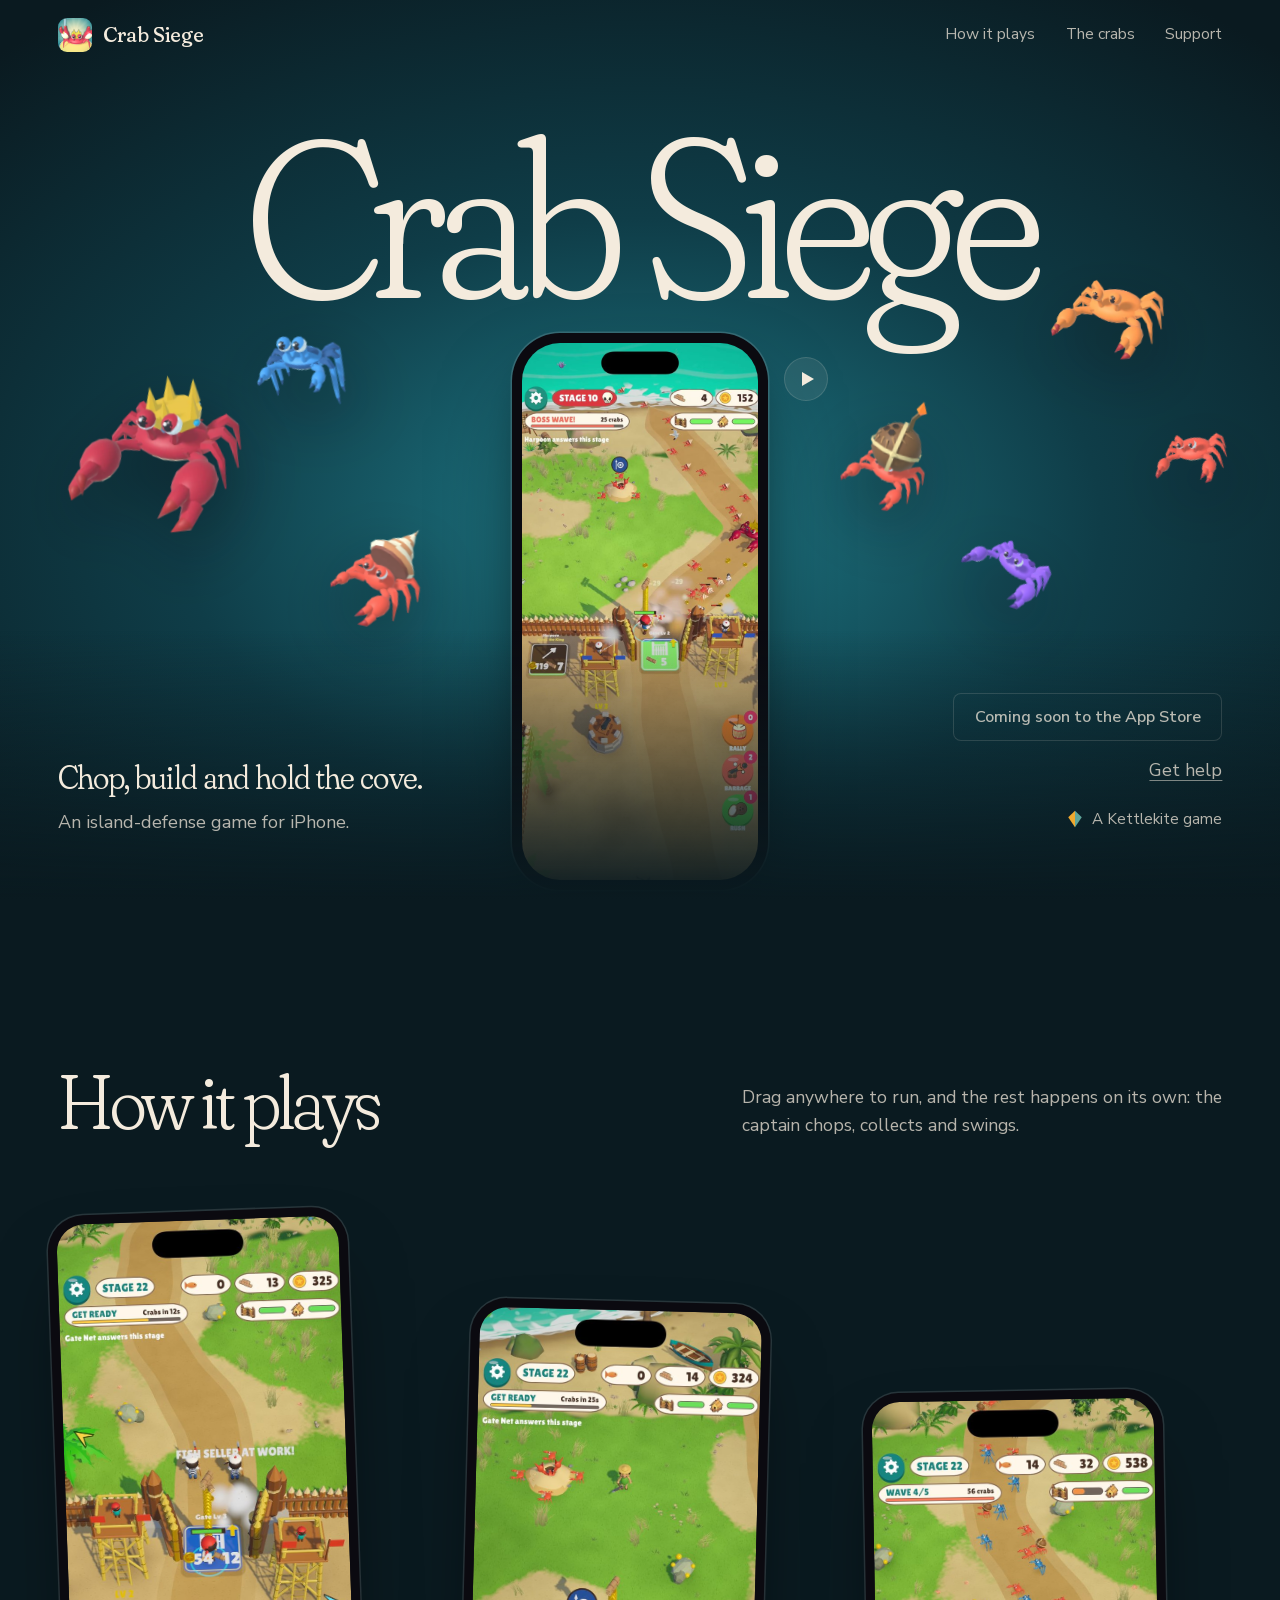
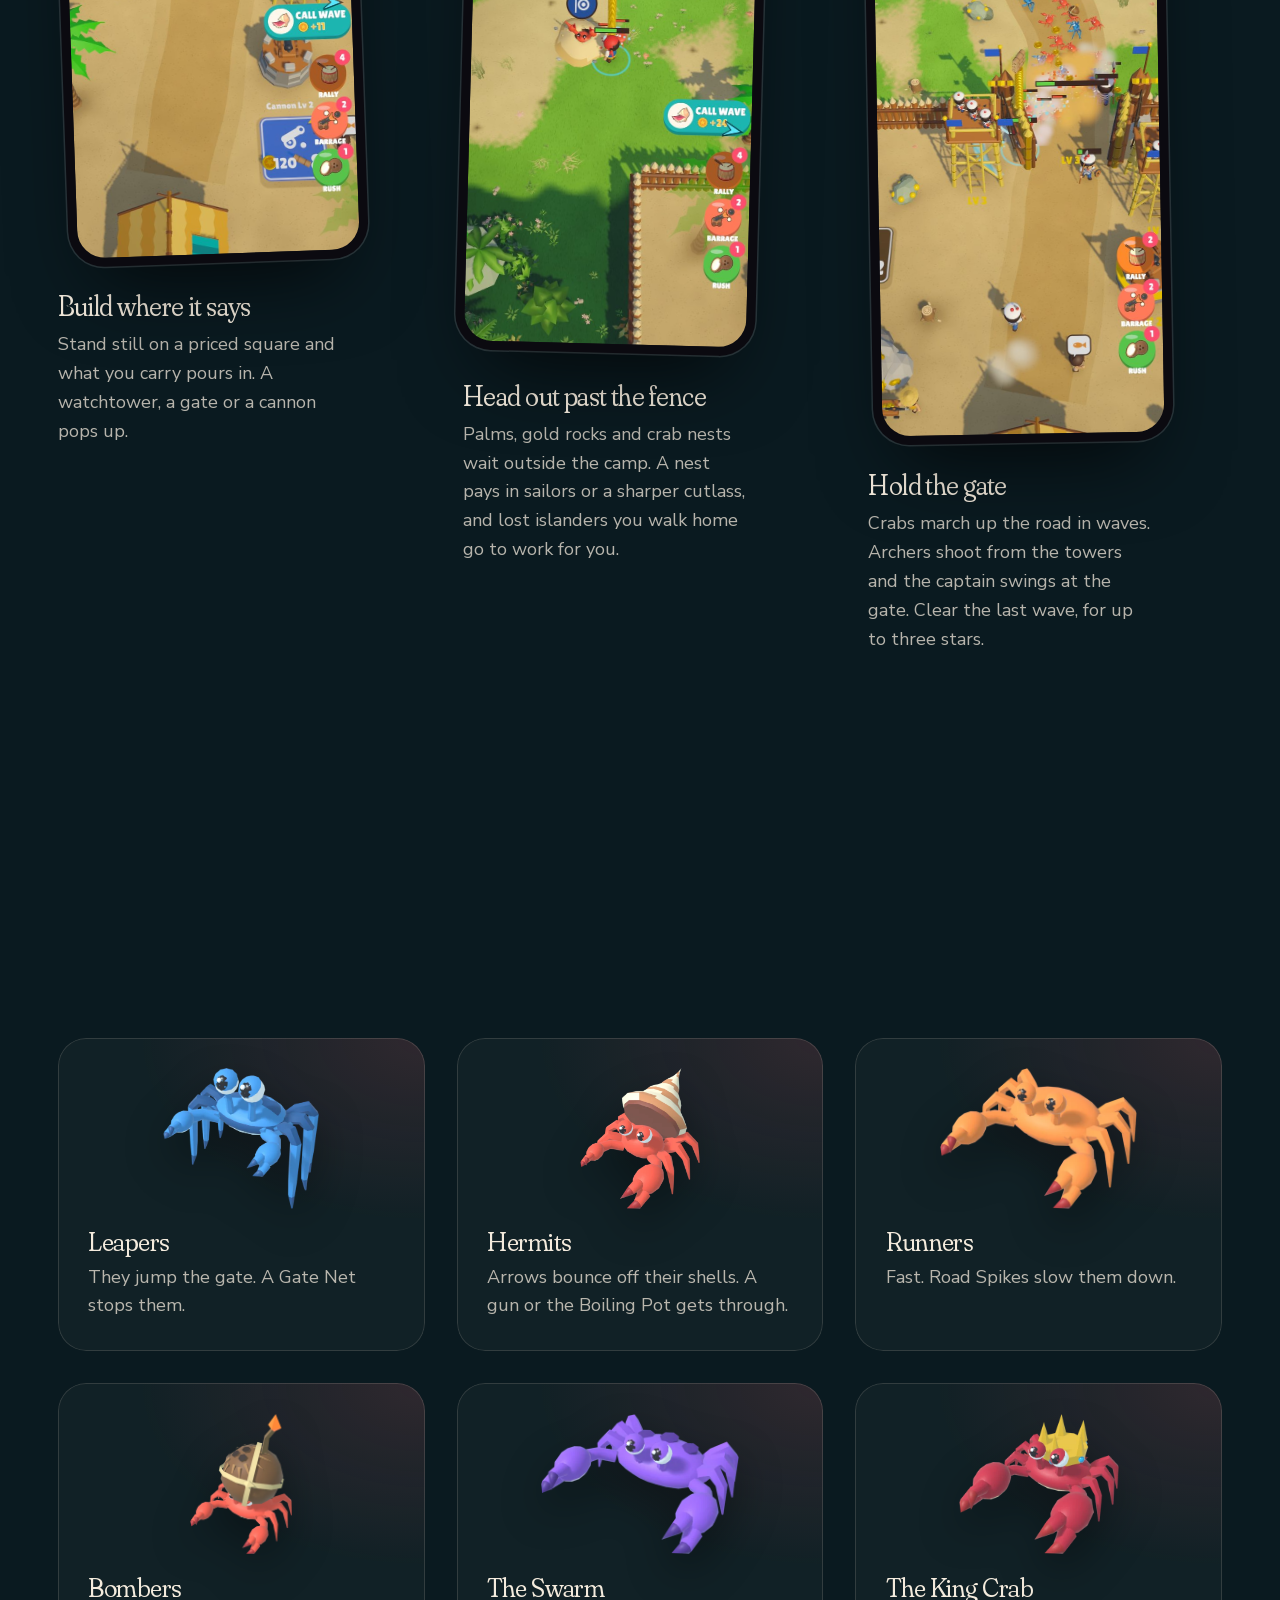
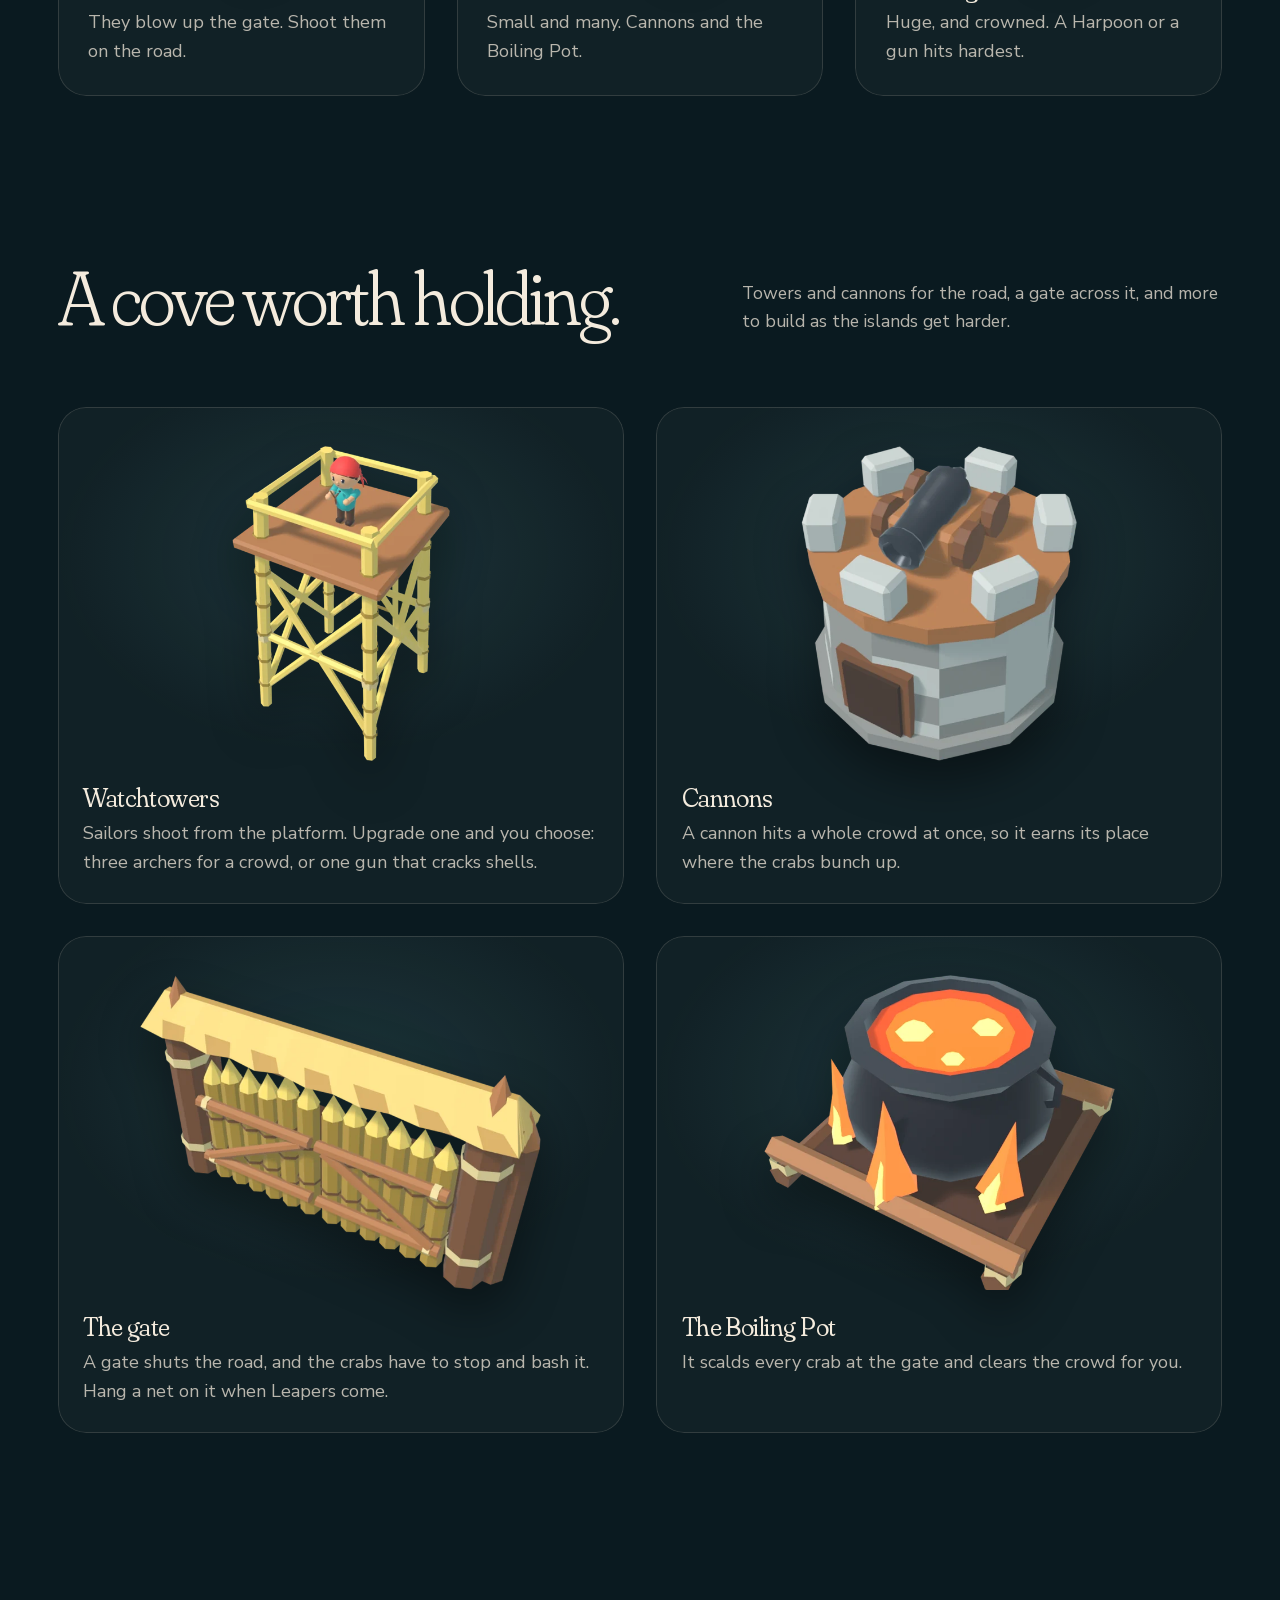
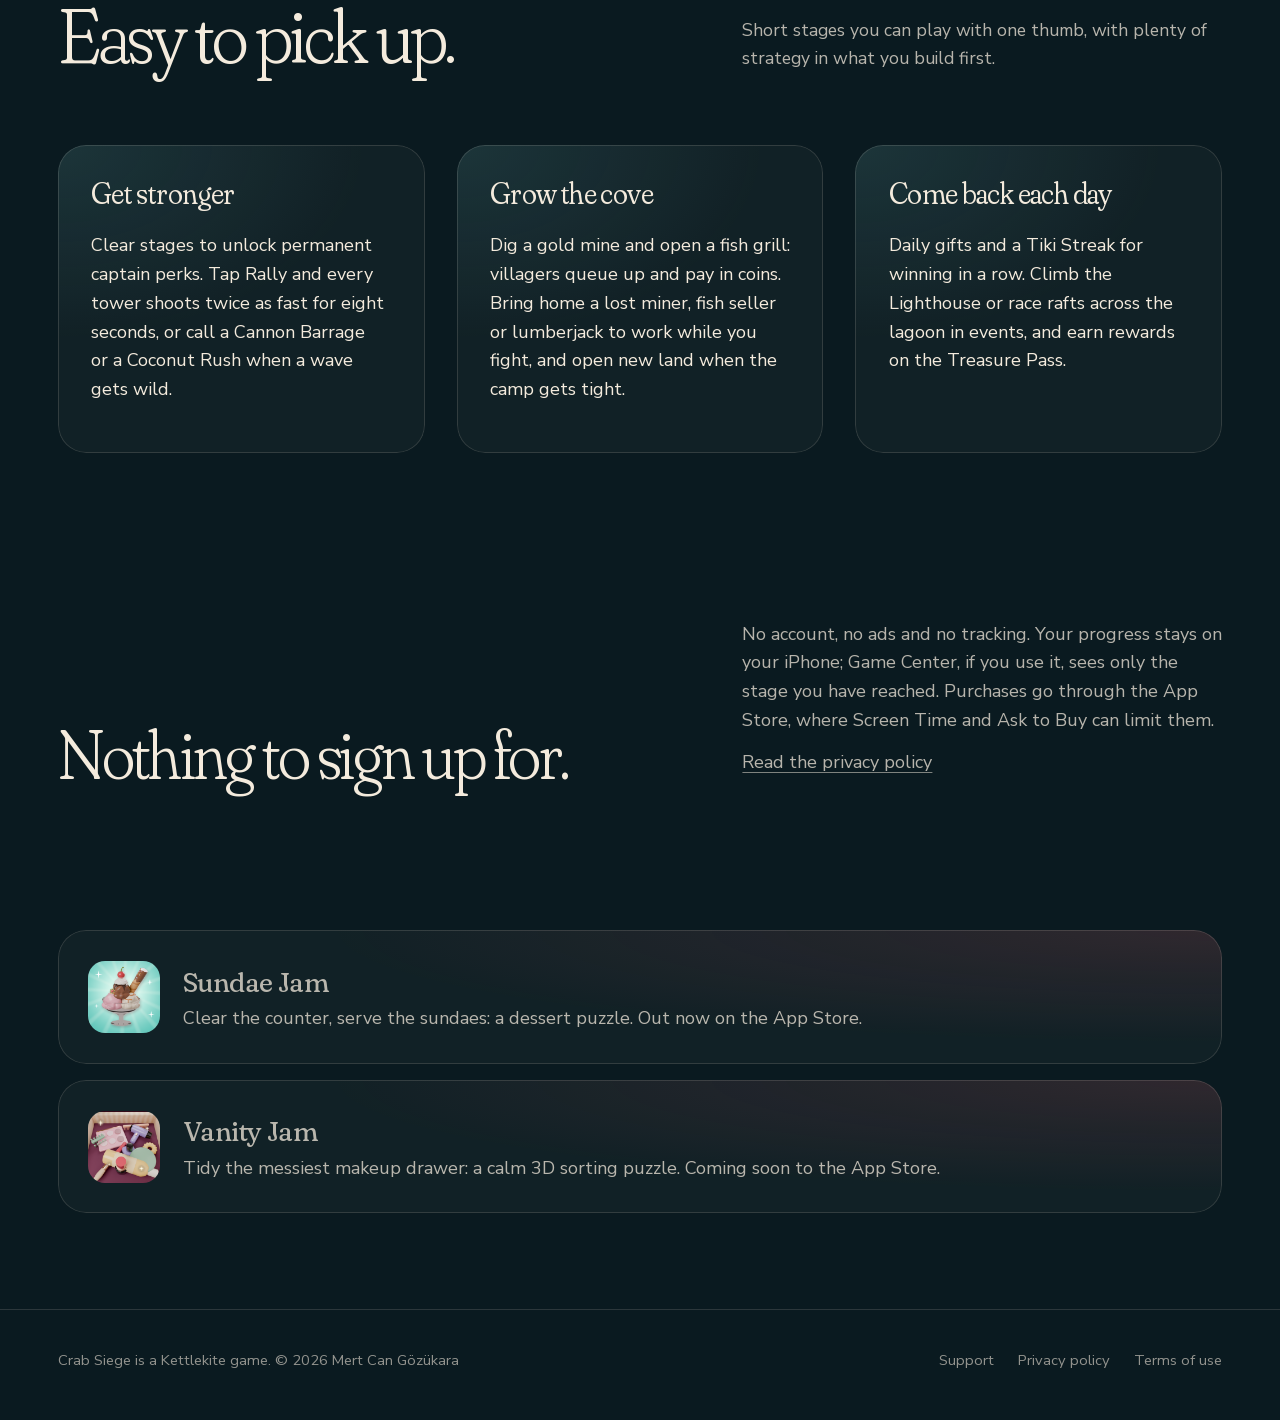
<file: index.html>
<!doctype html>
<html lang="en">
<head>
<meta charset="utf-8">
<meta name="viewport" content="width=device-width, initial-scale=1, viewport-fit=cover">
<title>Crab Siege: Island Defense</title>
<meta name="description" content="Build towers, gates and cannons and hold your island cove against waves of crabs and a crowned King Crab: an island-defense game for iPhone.">
<meta name="theme-color" content="#0a1a20">
<link rel="canonical" href="https://crabsiege.kettlekite.com/">
<meta property="og:type" content="website">
<meta property="og:url" content="https://crabsiege.kettlekite.com/">
<meta property="og:site_name" content="Kettlekite">
<meta property="og:title" content="Crab Siege: Island Defense">
<meta property="og:description" content="Chop, build and hold the cove: an island-defense game for iPhone.">
<meta property="og:image" content="https://crabsiege.kettlekite.com/assets/media/og.jpg">
<meta name="twitter:card" content="summary_large_image">
<link rel="icon" href="/assets/icon-96.png" type="image/png">
<link rel="apple-touch-icon" href="/assets/icon-180.png">
<link rel="preload" href="/assets/fonts/fraunces-latin.woff2" as="font" type="font/woff2" crossorigin>
<link rel="stylesheet" href="/assets/fonts/fonts.css">
<link rel="stylesheet" href="/assets/kk.css">
<link rel="stylesheet" href="/assets/game.css">
<link rel="stylesheet" href="/assets/theme.css">
<link rel="stylesheet" href="/assets/site.css">
<style>
  /* the game's captures already carry the Dynamic Island, so the frame draws none of its own */
  .phone::before { display: none; }
  /* the crabs: six kinds, each with the line the game itself shows for it */
  .crabs { list-style: none; margin: 0; padding: 0; display: grid; grid-template-columns: repeat(3, minmax(0, 1fr)); gap: clamp(1rem, 2.5vw, 2rem); }
  .crab { display: grid; grid-template-rows: auto auto 1fr; padding: clamp(1.2rem, 2.4vw, 2rem); border-radius: 28px; background: radial-gradient(120% 90% at 100% 0%, var(--sister-tint), transparent 65%), rgba(244, 235, 221, 0.03); box-shadow: inset 0 0 0 1px var(--line); }
  .crab img { width: auto; height: clamp(96px, 11vw, 150px); max-width: 100%; object-fit: contain; justify-self: center; margin-bottom: 1.2rem; filter: drop-shadow(0 18px 22px rgba(0, 0, 0, 0.4)); }
  .crab h3 { font-size: 1.7rem; font-weight: 350; margin-bottom: 0.4rem; letter-spacing: -0.02em; }
  .crab p { color: var(--ivory-2); margin: 0; }
  /* the defences: cut-outs over a soft glow, like the crabs, rather than bright squares */
  .trick { background: radial-gradient(70% 55% at 50% 30%, var(--tint), transparent 72%), rgba(244, 235, 221, 0.03); }
  .trick img { aspect-ratio: 16 / 10; object-fit: contain; padding: clamp(1.4rem, 3vw, 2.6rem) clamp(1.4rem, 3vw, 2.6rem) 0; filter: drop-shadow(0 22px 24px rgba(0, 0, 0, 0.4)); }
  /* two sister games in one block */
  .sisters { display: grid; gap: 1rem; margin: clamp(5rem, 11vw, 9rem) 0 clamp(4rem, 8vw, 6rem); }
  .sisters .sister { margin: 0; }
  @media (max-width: 860px) {
    /* phones: two crabs in each gutter beside the phone, clear of its pause button; the rest wait in the crab cards */
    .g-scene .float:nth-child(1) { --x: 1% !important; --y: 44% !important; }
    .g-scene .float:nth-child(2) { --x: 3% !important; --y: 22% !important; }
    .g-scene .float:nth-child(4) { --x: 85% !important; --y: 66% !important; }
    .g-scene .float:nth-child(5) { --x: 82% !important; --y: 46% !important; }
    .g-scene .float:nth-child(3), .g-scene .float:nth-child(6), .g-scene .float:nth-child(7) { display: none; }
    .crabs { grid-template-columns: repeat(2, minmax(0, 1fr)); gap: 0.75rem; }
    .crab { padding: 1rem 1rem 1.2rem; border-radius: 22px; }
    .crab img { height: 84px; margin-bottom: 0.8rem; }
    .crab h3 { font-size: 1.35rem; }
    .crab p { font-size: 0.95rem; }
  }
</style>
</head>
<body>
<a class="skip" href="#main">Skip to content</a>
<header class="bar">
  <a class="brand" href="/" translate="no"><img src="/assets/icon-96.png" alt="" width="34" height="34">Crab Siege</a>
  <nav class="nav" aria-label="Site">
    <a href="#how">How it plays</a>
    <a href="#crabs">The crabs</a>
    <a href="/support">Support</a>
  </nav>
</header>

<main id="main">
  <section class="g-hero">
    <h1 class="g-name" translate="no">Crab Siege</h1>
    <div class="g-scene" aria-hidden="true">
      <img class="float" src="/assets/media/crabs/kingcrab.webp" width="420" height="368" alt="" style="--x:5%;--y:42%;--w:14%;--d:1.1;--r:-8deg">
      <img class="float" src="/assets/media/crabs/leaper.webp" width="420" height="379" alt="" style="--x:20%;--y:37%;--w:7%;--d:1.6;--r:-16deg">
      <img class="float" src="/assets/media/crabs/hermitcrab.webp" width="420" height="496" alt="" style="--x:26%;--y:58%;--w:7%;--d:0.7;--r:12deg">
      <img class="float" src="/assets/media/crabs/bomber.webp" width="420" height="577" alt="" style="--x:66%;--y:44%;--w:6.5%;--d:0.8;--r:10deg">
      <img class="float" src="/assets/media/crabs/runner.webp" width="420" height="300" alt="" style="--x:82%;--y:31%;--w:9%;--d:1.5;--r:-6deg">
      <img class="float" src="/assets/media/crabs/swarm.webp" width="420" height="298" alt="" style="--x:75%;--y:60%;--w:7%;--d:1.2;--r:18deg">
      <img class="float" src="/assets/media/crabs/crab.webp" width="420" height="300" alt="" style="--x:90%;--y:48%;--w:6%;--d:0.6;--r:-20deg">
    </div>
    <div class="g-device"><div class="phone"><video src="/assets/media/demo.mp4" poster="/assets/media/demo-poster.jpg" width="496" height="1078" autoplay muted loop playsinline preload="metadata" aria-label="Stage 10 of Crab Siege being played: the King Crab comes up the road with his crowd, and the captain and the towers stop him at the gate."></video></div></div>
    <div class="g-copy wrap">
      <div>
        <p class="g-lede">Chop, build and hold the cove.</p>
        <p class="g-sub">An island-defense game for iPhone.</p>
      </div>
      <div class="g-cta">
        <div class="actions"><span class="btn soon">Coming soon to the App Store</span></div>
        <a class="help" href="/support">Get help</a><br>
        <a class="studio-mark" href="https://kettlekite.com"><svg viewBox="0 0 64 64" aria-hidden="true"><path d="M32 3 L56 26 L32 61 Z" fill="#5fa59a"/><path d="M32 3 L8 26 L32 61 Z" fill="#f0a92e"/></svg>A Kettlekite game</a>
      </div>
    </div>
  </section>

  <section class="g-section wrap" id="how" aria-labelledby="how-title">
    <div class="g-head rise">
      <h2 id="how-title">How it plays</h2>
      <p>Drag anywhere to run, and the rest happens on its own: the captain chops, collects and swings.</p>
    </div>
    <ol class="beats">
      <li class="beat rise" style="--tilt:-2deg"><div class="shot"><img src="/assets/media/build.jpg" width="660" height="1435" alt="Stage 22: the captain standing on the gate's square between two watchtowers, with a cannon square below and a fish seller at work." loading="lazy"></div>
        <h3>Build where it says</h3><p>Stand still on a priced square and what you carry pours in. A watchtower, a gate or a cannon pops up.</p></li>
      <li class="beat rise" style="--tilt:1.5deg"><div class="shot"><img src="/assets/media/wild.jpg" width="660" height="1435" alt="Stage 22 before the first wave: the captain out in the grass past the fence, fighting the crabs of a nest." loading="lazy"></div>
        <h3>Head out past the fence</h3><p>Palms, gold rocks and crab nests wait outside the camp. A nest pays in sailors or a sharper cutlass, and lost islanders you walk home go to work for you.</p></li>
      <li class="beat rise" style="--tilt:-1deg"><div class="shot"><img src="/assets/media/hold.jpg" width="660" height="1435" alt="Stage 22, wave 4 of 5: 56 crabs on the road, archers on two watchtowers and the captain fighting at the gate." loading="lazy"></div>
        <h3>Hold the gate</h3><p>Crabs march up the road in waves. Archers shoot from the towers and the captain swings at the gate. Clear the last wave, for up to three stars.</p></li>
    </ol>
  </section>

  <section class="g-section wrap" id="crabs" aria-labelledby="crabs-title">
    <div class="g-head rise">
      <h2 id="crabs-title">Every crab has its answer.</h2>
      <p>From stage 8, every stage tells you who is coming, so you know what to build first. Each island ends with the King Crab.</p>
    </div>
    <ul class="crabs">
      <li class="crab rise"><img src="/assets/media/crabs/leaper.webp" width="420" height="379" alt="" loading="lazy"><h3>Leapers</h3><p>They jump the gate. A Gate Net stops them.</p></li>
      <li class="crab rise"><img src="/assets/media/crabs/hermitcrab.webp" width="420" height="496" alt="" loading="lazy"><h3>Hermits</h3><p>Arrows bounce off their shells. A gun or the Boiling Pot gets through.</p></li>
      <li class="crab rise"><img src="/assets/media/crabs/runner.webp" width="420" height="300" alt="" loading="lazy"><h3>Runners</h3><p>Fast. Road Spikes slow them down.</p></li>
      <li class="crab rise"><img src="/assets/media/crabs/bomber.webp" width="420" height="577" alt="" loading="lazy"><h3>Bombers</h3><p>They blow up the gate. Shoot them on the road.</p></li>
      <li class="crab rise"><img src="/assets/media/crabs/swarm.webp" width="420" height="298" alt="" loading="lazy"><h3>The Swarm</h3><p>Small and many. Cannons and the Boiling Pot.</p></li>
      <li class="crab rise"><img src="/assets/media/crabs/kingcrab.webp" width="420" height="368" alt="" loading="lazy"><h3>The King Crab</h3><p>Huge, and crowned. A Harpoon or a gun hits hardest.</p></li>
    </ul>
  </section>

  <section class="g-section wrap" id="cove" aria-labelledby="cove-title">
    <div class="g-head rise">
      <h2 id="cove-title">A cove worth holding.</h2>
      <p>Towers and cannons for the road, a gate across it, and more to build as the islands get harder.</p>
    </div>
    <div class="tricks">
      <article class="trick rise"><img src="/assets/media/watchtower.webp" alt="A bamboo watchtower with a lookout on its platform." width="387" height="560" loading="lazy">
        <div><h3>Watchtowers</h3><p>Sailors shoot from the platform. Upgrade one and you choose: three archers for a crowd, or one gun that cracks shells.</p></div></article>
      <article class="trick rise"><img src="/assets/media/cannon.webp" alt="A round stone tower with a black cannon on top." width="490" height="560" loading="lazy">
        <div><h3>Cannons</h3><p>A cannon hits a whole crowd at once, so it earns its place where the crabs bunch up.</p></div></article>
      <article class="trick rise"><img src="/assets/media/gate.webp" alt="A bamboo gate with a thatched top." width="700" height="551" loading="lazy">
        <div><h3>The gate</h3><p>A gate shuts the road, and the crabs have to stop and bash it. Hang a net on it when Leapers come.</p></div></article>
      <article class="trick rise"><img src="/assets/media/boilingpot.webp" alt="A black pot of boiling orange broth over a fire, on a wooden frame." width="623" height="560" loading="lazy">
        <div><h3>The Boiling Pot</h3><p>It scalds every crab at the gate and clears the crowd for you.</p></div></article>
    </div>
  </section>

  <section class="g-section wrap" aria-labelledby="more-title">
    <div class="g-head rise">
      <h2 id="more-title">Easy to pick up.</h2>
      <p>Short stages you can play with one thumb, with plenty of strategy in what you build first.</p>
    </div>
    <div class="shelf">
      <section class="rise" aria-labelledby="more-strong"><h3 id="more-strong">Get stronger</h3>
        <p>Clear stages to unlock permanent captain perks. Tap Rally and every tower shoots twice as fast for eight seconds, or call a Cannon Barrage or a Coconut Rush when a wave gets wild.</p></section>
      <section class="rise" aria-labelledby="more-grow"><h3 id="more-grow">Grow the cove</h3>
        <p>Dig a gold mine and open a fish grill: villagers queue up and pay in coins. Bring home a lost miner, fish seller or lumberjack to work while you fight, and open new land when the camp gets tight.</p></section>
      <section class="rise" aria-labelledby="more-back"><h3 id="more-back">Come back each day</h3>
        <p>Daily gifts and a Tiki Streak for winning in a row. Climb the Lighthouse or race rafts across the lagoon in events, and earn rewards on the Treasure Pass.</p></section>
    </div>
  </section>

  <section class="g-section wrap" aria-labelledby="calm-title">
    <div class="calm rise">
      <h2 id="calm-title">Nothing to sign up for.</h2>
      <div>
        <p>No account, no ads and no tracking. Your progress stays on your iPhone; Game Center, if you use it, sees only the stage you have reached. Purchases go through the App Store, where Screen Time and Ask to Buy can limit them.</p>
        <p><a href="/privacy">Read the privacy policy</a></p>
      </div>
    </div>
    <div class="sisters">
      <a class="sister rise" href="https://sundaejam.kettlekite.com">
        <img src="/assets/media/sundae-icon.png" alt="" width="72" height="72" loading="lazy">
        <span><strong>Sundae Jam</strong><span>Clear the counter, serve the sundaes: a dessert puzzle. Out now on the App Store.</span></span>
      </a>
      <a class="sister rise" href="https://vanityjam.kettlekite.com">
        <img src="/assets/media/vanity-icon.png" alt="" width="72" height="72" loading="lazy">
        <span><strong>Vanity Jam</strong><span>Tidy the messiest makeup drawer: a calm 3D sorting puzzle. Coming soon to the App Store.</span></span>
      </a>
    </div>
  </section>
</main>

<footer class="foot">
  <div class="wrap">
    <p>Crab&nbsp;Siege is a <a href="https://kettlekite.com">Kettlekite</a> game. © 2026 Mert&nbsp;Can&nbsp;Gözükara</p>
    <ul>
      <li><a href="/support">Support</a></li>
      <li><a href="/privacy">Privacy policy</a></li>
      <li><a href="/terms">Terms of use</a></li>
    </ul>
  </div>
</footer>
<script src="/assets/game.js" defer></script>
<script src="/assets/site.js" defer></script>
</body>
</html>
</file>
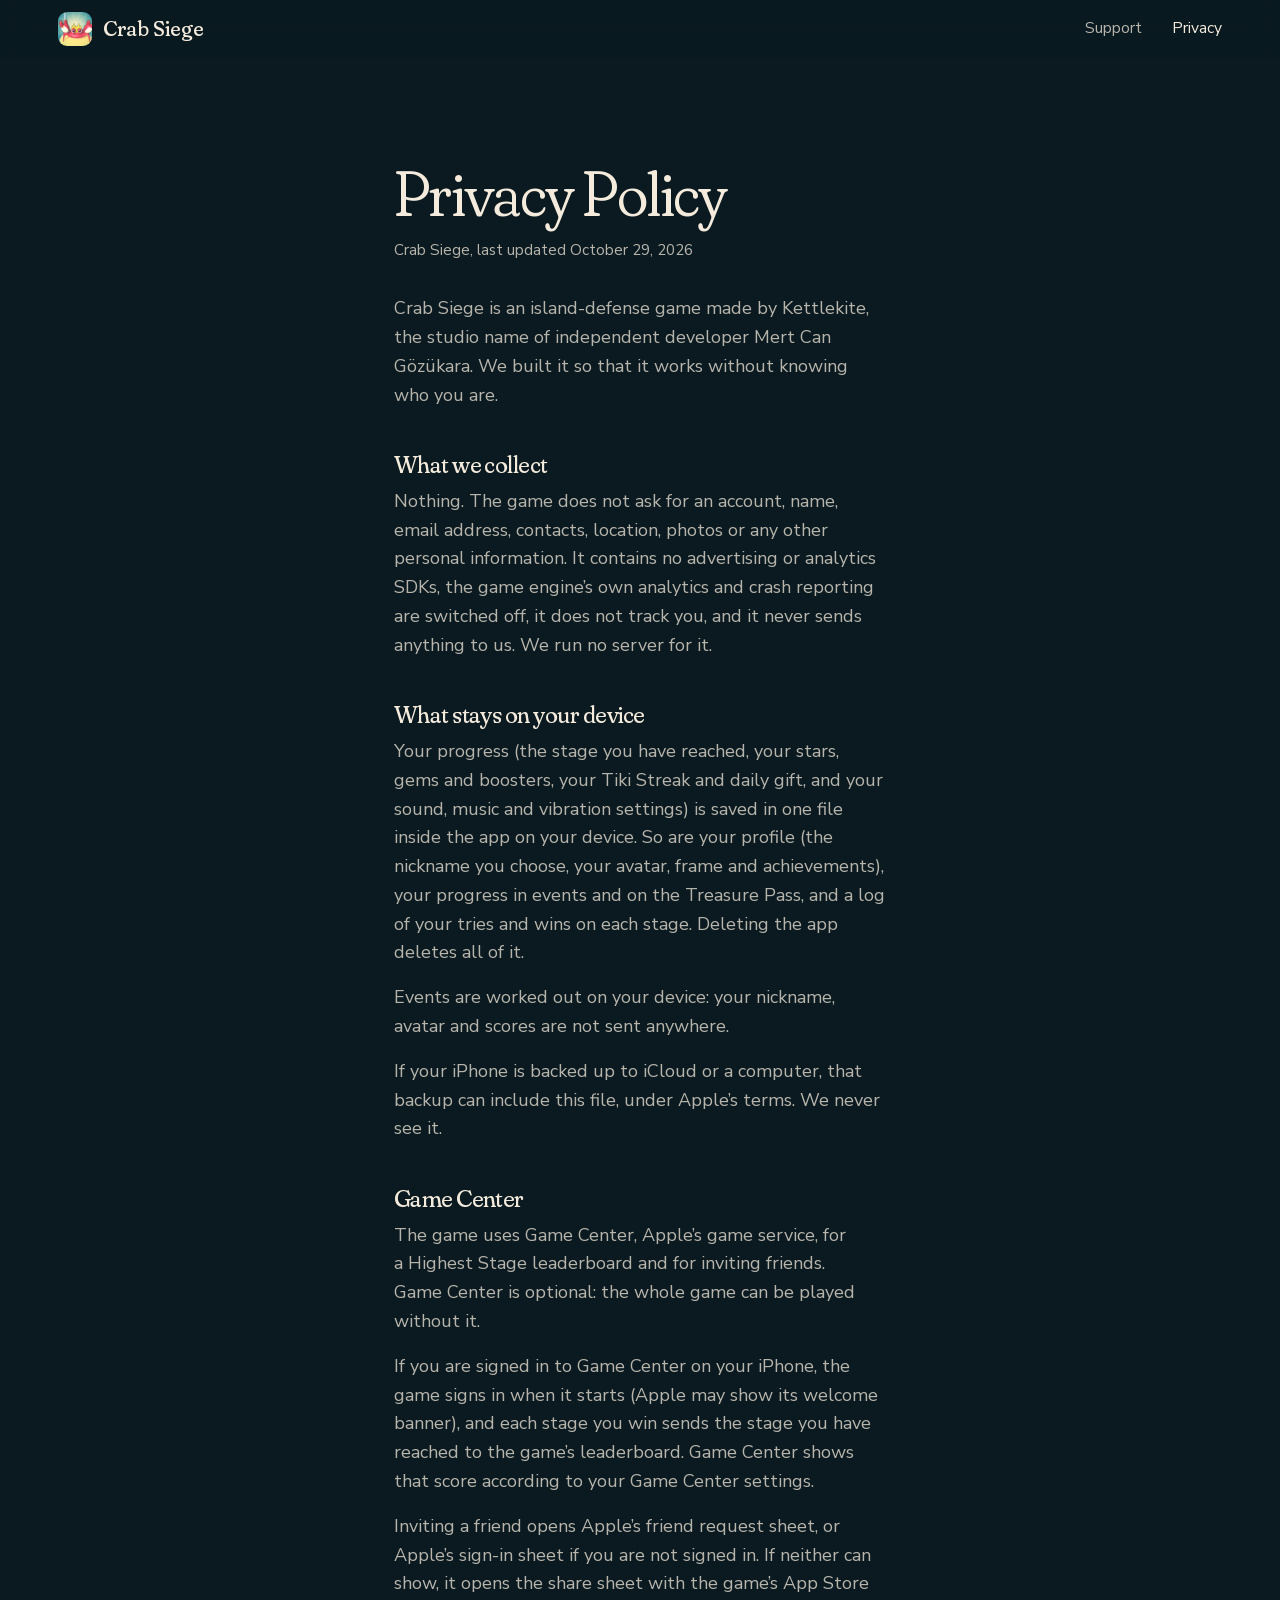
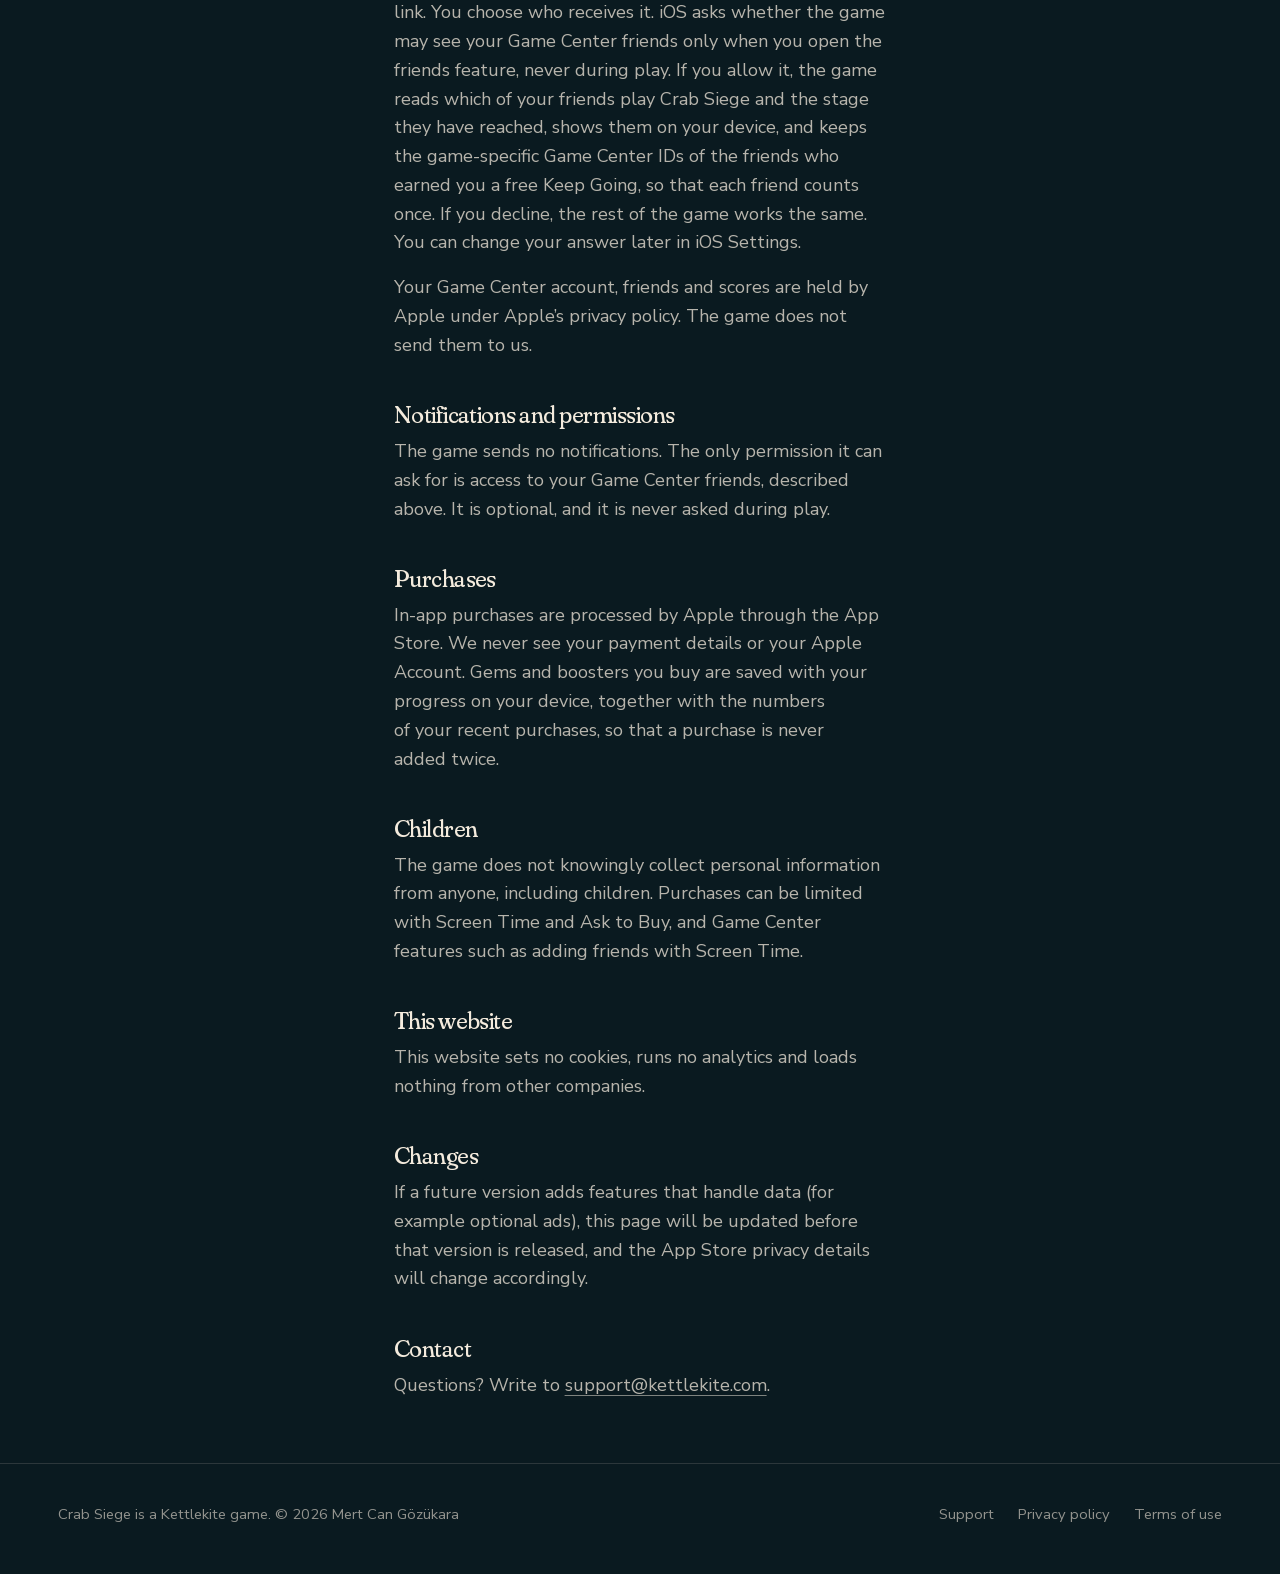
<file: privacy.html>
<!doctype html>
<html lang="en">
<head>
<meta charset="utf-8">
<meta name="viewport" content="width=device-width, initial-scale=1">
<title>Crab Siege Privacy Policy</title>
<meta name="description" content="Crab Siege collects nothing about you: no account, no ads and no tracking. Your progress stays on your iPhone.">
<link rel="canonical" href="https://crabsiege.kettlekite.com/privacy">
<meta property="og:type" content="website">
<meta property="og:url" content="https://crabsiege.kettlekite.com/privacy">
<meta property="og:site_name" content="Kettlekite">
<meta property="og:title" content="Crab Siege Privacy Policy">
<meta property="og:description" content="Crab Siege collects nothing about you: no account, no ads and no tracking. Your progress stays on your iPhone.">
<meta property="og:image" content="https://crabsiege.kettlekite.com/assets/media/og.jpg">
<meta name="twitter:card" content="summary_large_image">
<meta name="theme-color" content="#0a1a20">
<link rel="icon" href="/assets/icon-96.png" type="image/png">
<link rel="apple-touch-icon" href="/assets/icon-180.png">
<link rel="stylesheet" href="/assets/fonts/fonts.css">
<link rel="stylesheet" href="/assets/kk.css">
<link rel="stylesheet" href="/assets/theme.css">
<link rel="stylesheet" href="/assets/site.css">
</head>
<body>
<a class="skip" href="#main">Skip to content</a>
<header class="wrap bar">
  <a class="brand" href="/" translate="no"><img src="/assets/icon-96.png" alt="" width="36" height="36">Crab Siege</a>
  <nav class="nav" aria-label="Site">
    <a href="/support">Support</a>
    <a href="/privacy" aria-current="page">Privacy</a>
  </nav>
</header>

<main id="main" class="wrap doc">
<h1>Privacy Policy</h1>
<p class="quiet">Crab Siege, last updated October 29, 2026</p>
<p>Crab Siege is an island-defense game made by Kettlekite, the studio name of independent developer Mert Can Gözükara. We built it so that it works without knowing who you are.</p>
<h2>What we collect</h2>
<p>Nothing. The game does not ask for an account, name, email address, contacts, location, photos or any other personal information. It contains no advertising or analytics SDKs, the game engine’s own analytics and crash reporting are switched off, it does not track you, and it never sends anything to us. We run no server for it.</p>
<h2>What stays on your device</h2>
<p>Your progress (the stage you have reached, your stars, gems and boosters, your Tiki Streak and daily gift, and your sound, music and vibration settings) is saved in one file inside the app on your device. So are your profile (the nickname you choose, your avatar, frame and achievements), your progress in events and on the Treasure Pass, and a log of your tries and wins on each stage. Deleting the app deletes all of it.</p>
<p>Events are worked out on your device: your nickname, avatar and scores are not sent anywhere.</p>
<p>If your iPhone is backed up to iCloud or a computer, that backup can include this file, under Apple’s terms. We never see it.</p>
<h2>Game Center</h2>
<p>The game uses Game Center, Apple’s game service, for a Highest Stage leaderboard and for inviting friends. Game Center is optional: the whole game can be played without it.</p>
<p>If you are signed in to Game Center on your iPhone, the game signs in when it starts (Apple may show its welcome banner), and each stage you win sends the stage you have reached to the game’s leaderboard. Game Center shows that score according to your Game Center settings.</p>
<p>Inviting a friend opens Apple’s friend request sheet, or Apple’s sign-in sheet if you are not signed in. If neither can show, it opens the share sheet with the game’s App Store link. You choose who receives it. iOS asks whether the game may see your Game Center friends only when you open the friends feature, never during play. If you allow it, the game reads which of your friends play Crab Siege and the stage they have reached, shows them on your device, and keeps the game-specific Game Center IDs of the friends who earned you a free Keep Going, so that each friend counts once. If you decline, the rest of the game works the same. You can change your answer later in iOS Settings.</p>
<p>Your Game Center account, friends and scores are held by Apple under Apple’s privacy policy. The game does not send them to us.</p>
<h2>Notifications and permissions</h2>
<p>The game sends no notifications. The only permission it can ask for is access to your Game Center friends, described above. It is optional, and it is never asked during play.</p>
<h2>Purchases</h2>
<p>In-app purchases are processed by Apple through the App Store. We never see your payment details or your Apple Account. Gems and boosters you buy are saved with your progress on your device, together with the numbers of your recent purchases, so that a purchase is never added twice.</p>
<h2>Children</h2>
<p>The game does not knowingly collect personal information from anyone, including children. Purchases can be limited with Screen Time and Ask to Buy, and Game Center features such as adding friends with Screen Time.</p>
<h2>This website</h2>
<p>This website sets no cookies, runs no analytics and loads nothing from other companies.</p>
<h2>Changes</h2>
<p>If a future version adds features that handle data (for example optional ads), this page will be updated before that version is released, and the App Store privacy details will change accordingly.</p>
<h2>Contact</h2>
<p>Questions? Write to <a href="mailto:support@kettlekite.com">support@kettlekite.com</a>.</p>
</main>

<footer class="foot">
  <div class="wrap">
    <p>Crab&nbsp;Siege is a <a href="https://kettlekite.com">Kettlekite</a> game. © 2026 Mert&nbsp;Can&nbsp;Gözükara</p>
    <ul>
      <li><a href="/support">Support</a></li>
      <li><a href="/privacy">Privacy policy</a></li>
      <li><a href="/terms">Terms of use</a></li>
    </ul>
  </div>
</footer>
</body>
</html>
</file>
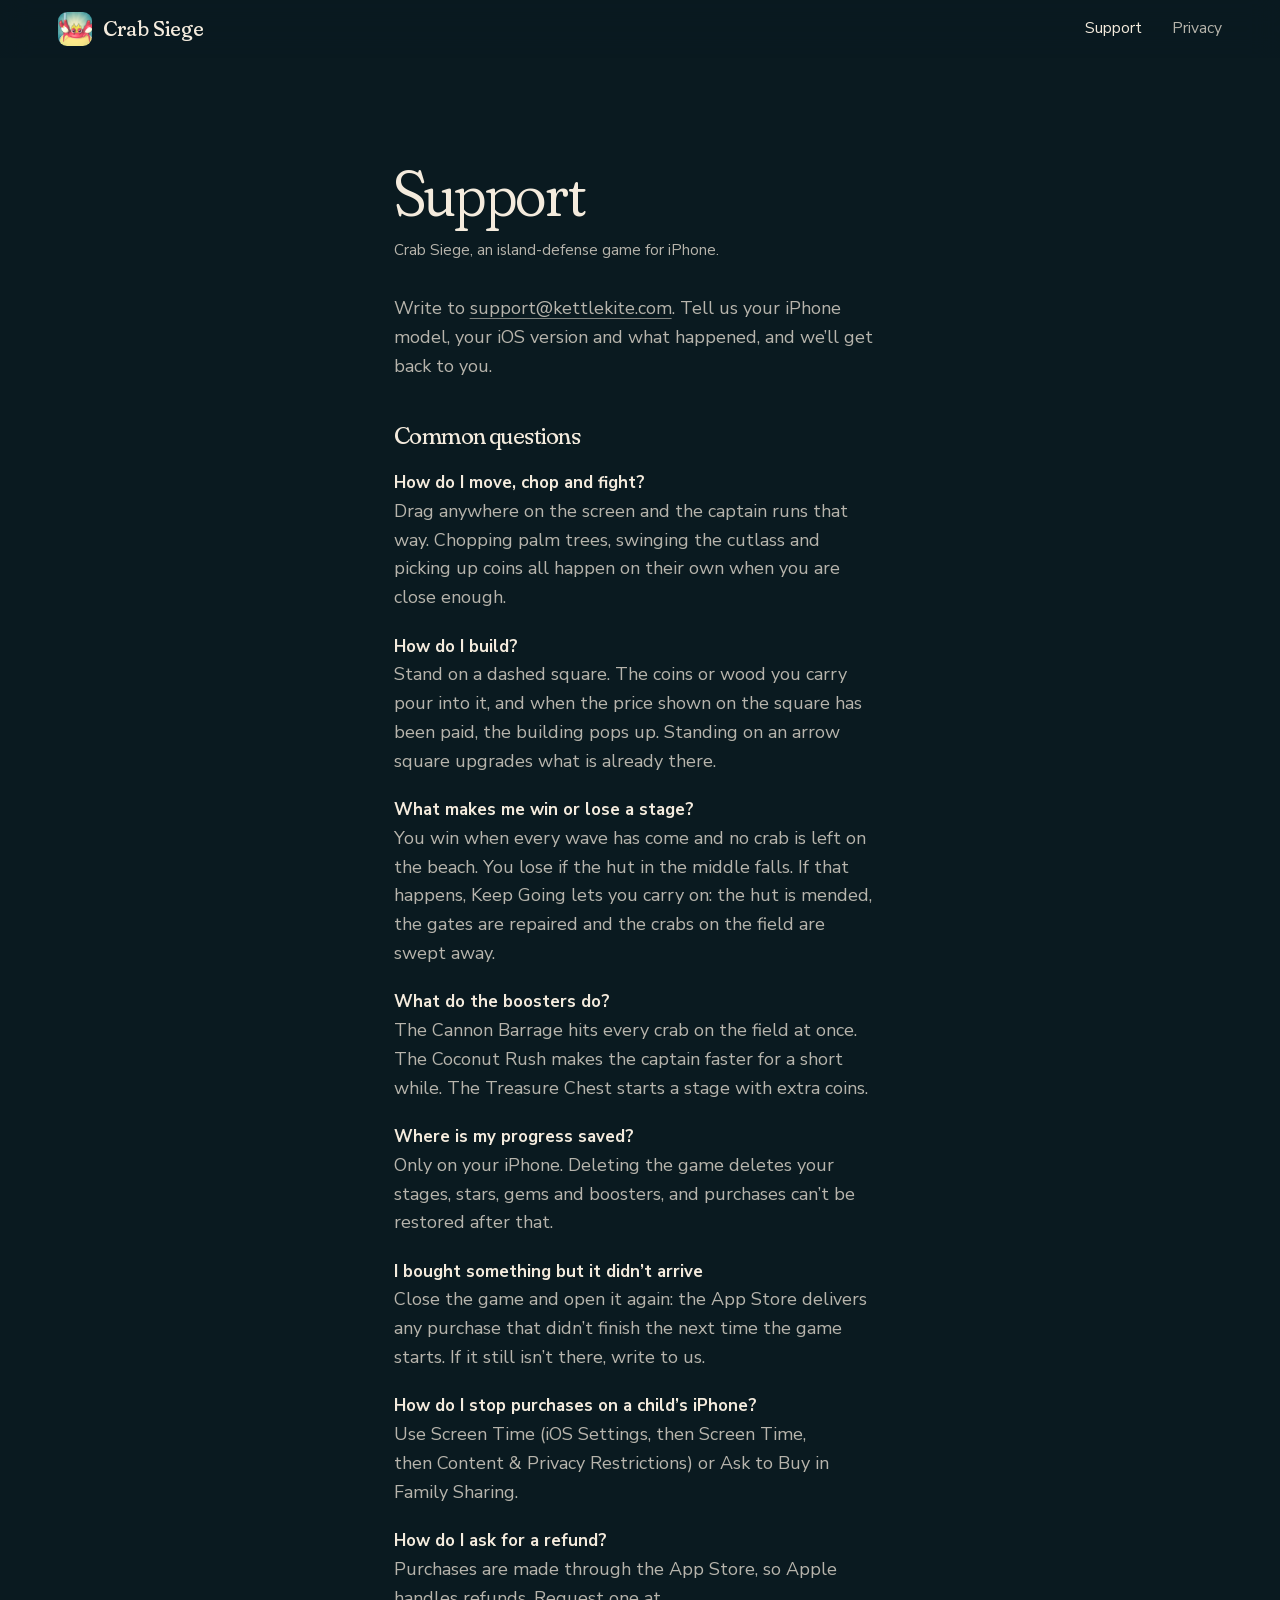
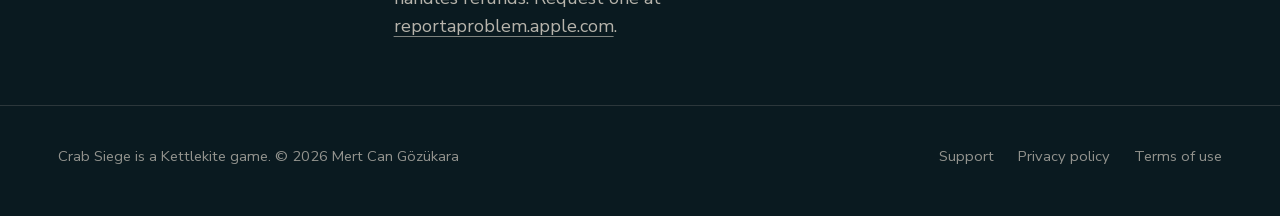
<file: support.html>
<!doctype html>
<html lang="en">
<head>
<meta charset="utf-8">
<meta name="viewport" content="width=device-width, initial-scale=1">
<title>Crab Siege Support</title>
<meta name="description" content="Help with Crab Siege, the island-defense game for iPhone: how to reach us, and answers to common questions.">
<link rel="canonical" href="https://crabsiege.kettlekite.com/support">
<meta property="og:type" content="website">
<meta property="og:url" content="https://crabsiege.kettlekite.com/support">
<meta property="og:site_name" content="Kettlekite">
<meta property="og:title" content="Crab Siege Support">
<meta property="og:description" content="Help with Crab Siege, the island-defense game for iPhone: how to reach us, and answers to common questions.">
<meta property="og:image" content="https://crabsiege.kettlekite.com/assets/media/og.jpg">
<meta name="twitter:card" content="summary_large_image">
<meta name="theme-color" content="#0a1a20">
<link rel="icon" href="/assets/icon-96.png" type="image/png">
<link rel="apple-touch-icon" href="/assets/icon-180.png">
<link rel="stylesheet" href="/assets/fonts/fonts.css">
<link rel="stylesheet" href="/assets/kk.css">
<link rel="stylesheet" href="/assets/theme.css">
<link rel="stylesheet" href="/assets/site.css">
</head>
<body>
<a class="skip" href="#main">Skip to content</a>
<header class="wrap bar">
  <a class="brand" href="/" translate="no"><img src="/assets/icon-96.png" alt="" width="36" height="36">Crab Siege</a>
  <nav class="nav" aria-label="Site">
    <a href="/support" aria-current="page">Support</a>
    <a href="/privacy">Privacy</a>
  </nav>
</header>

<main id="main" class="wrap doc">
<h1>Support</h1>
<p class="quiet">Crab Siege, an island-defense game for iPhone.</p>
<p>Write to <a href="mailto:support@kettlekite.com?subject=Crab%20Siege">support@kettlekite.com</a>. Tell us your iPhone model, your iOS version and what happened, and we’ll get back to you.</p>
<h2>Common questions</h2>
<h3>How do I move, chop and fight?</h3>
<p>Drag anywhere on the screen and the captain runs that way. Chopping palm trees, swinging the cutlass and picking up coins all happen on their own when you are close enough.</p>
<h3>How do I build?</h3>
<p>Stand on a dashed square. The coins or wood you carry pour into it, and when the price shown on the square has been paid, the building pops up. Standing on an arrow square upgrades what is already there.</p>
<h3>What makes me win or lose a stage?</h3>
<p>You win when every wave has come and no crab is left on the beach. You lose if the hut in the middle falls. If that happens, Keep Going lets you carry on: the hut is mended, the gates are repaired and the crabs on the field are swept away.</p>
<h3>What do the boosters do?</h3>
<p>The Cannon Barrage hits every crab on the field at once. The Coconut Rush makes the captain faster for a short while. The Treasure Chest starts a stage with extra coins.</p>
<h3>Where is my progress saved?</h3>
<p>Only on your iPhone. Deleting the game deletes your stages, stars, gems and boosters, and purchases can’t be restored after that.</p>
<h3>I bought something but it didn’t arrive</h3>
<p>Close the game and open it again: the App Store delivers any purchase that didn’t finish the next time the game starts. If it still isn’t there, write to us.</p>
<h3>How do I stop purchases on a child’s iPhone?</h3>
<p>Use Screen Time (iOS Settings, then Screen Time, then Content &amp; Privacy Restrictions) or Ask to Buy in Family Sharing.</p>
<h3>How do I ask for a refund?</h3>
<p>Purchases are made through the App Store, so Apple handles refunds. Request one at <a href="https://reportaproblem.apple.com">reportaproblem.apple.com</a>.</p>
</main>

<footer class="foot">
  <div class="wrap">
    <p>Crab&nbsp;Siege is a <a href="https://kettlekite.com">Kettlekite</a> game. © 2026 Mert&nbsp;Can&nbsp;Gözükara</p>
    <ul>
      <li><a href="/support">Support</a></li>
      <li><a href="/privacy">Privacy policy</a></li>
      <li><a href="/terms">Terms of use</a></li>
    </ul>
  </div>
</footer>
</body>
</html>
</file>
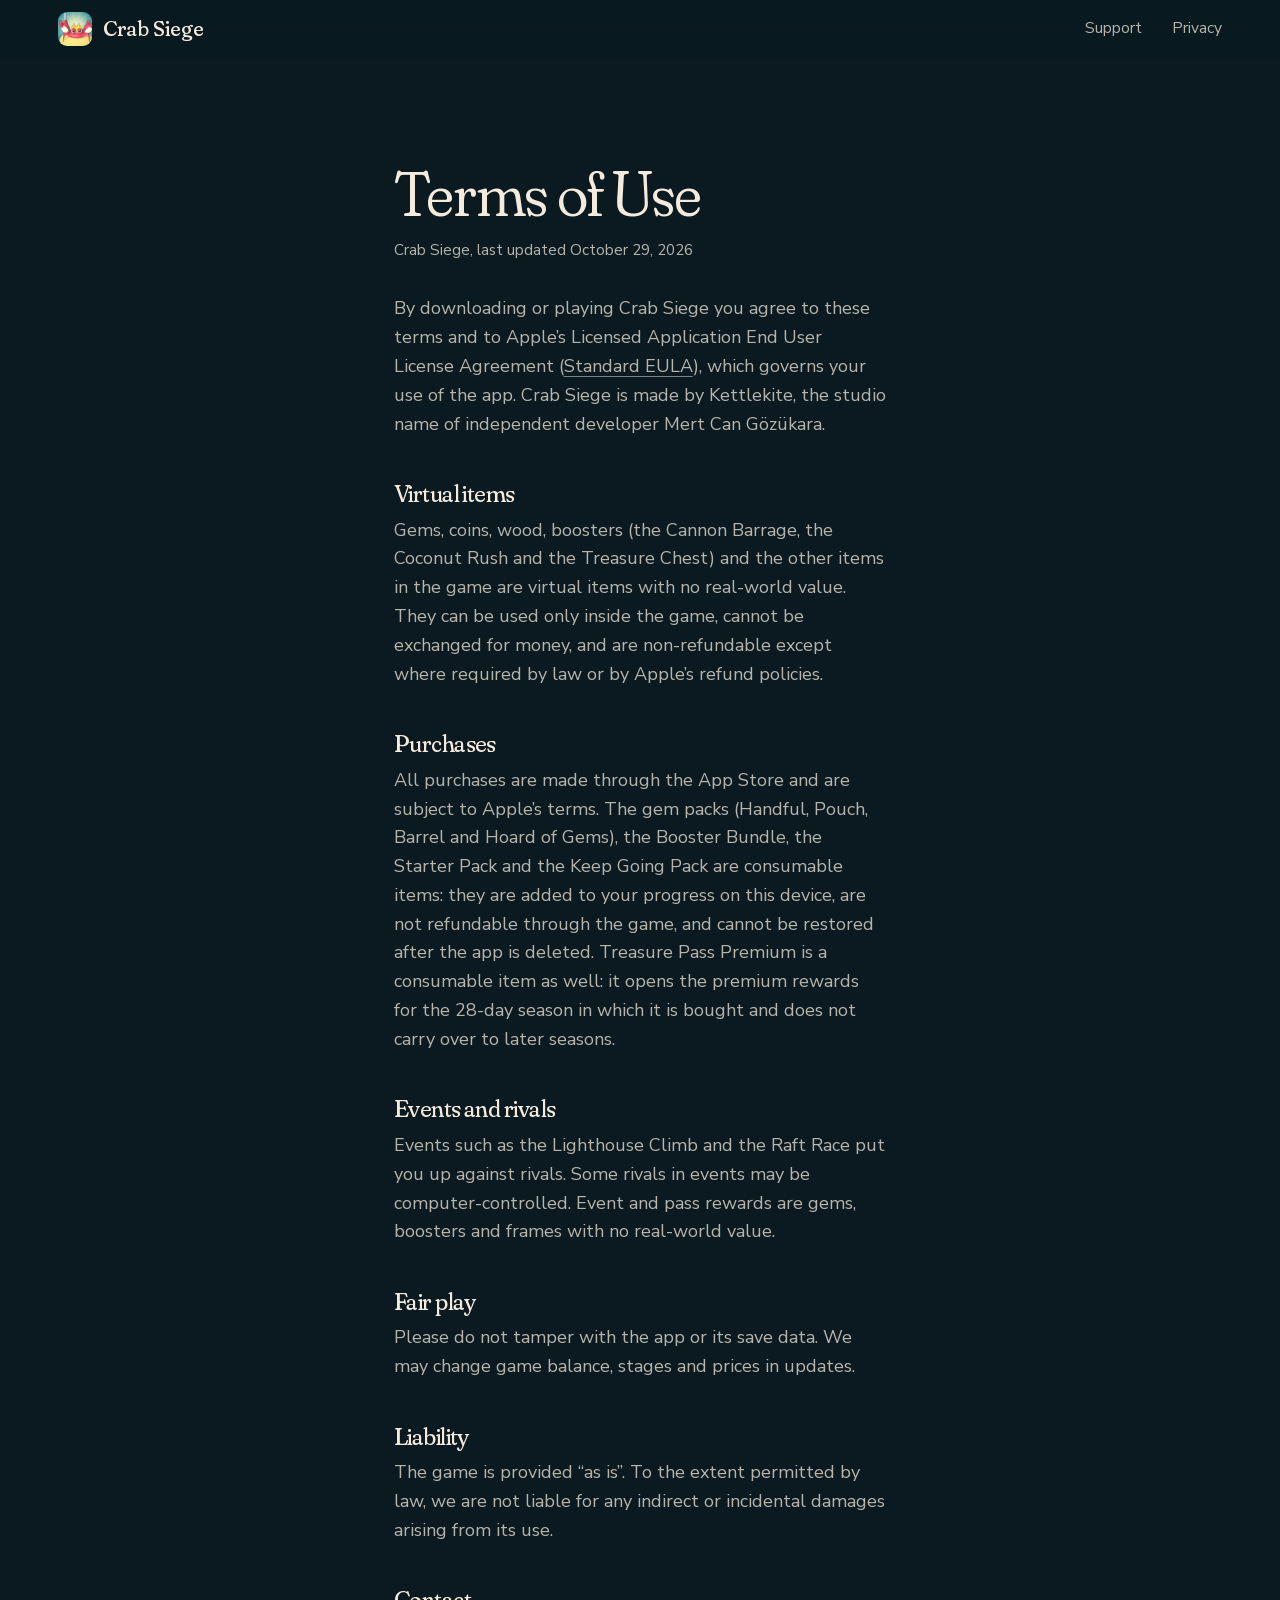
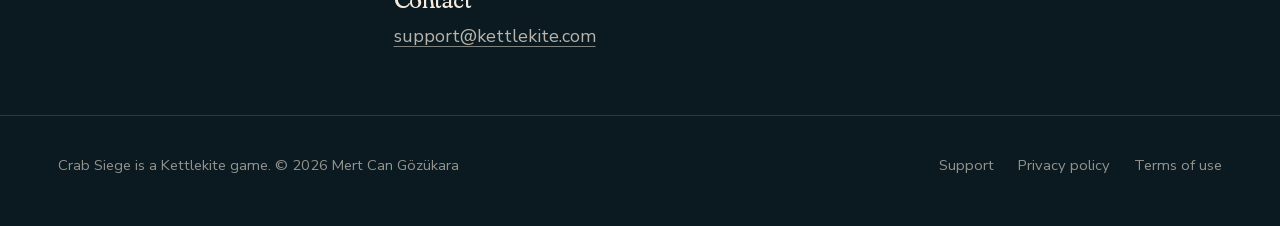
<file: terms.html>
<!doctype html>
<html lang="en">
<head>
<meta charset="utf-8">
<meta name="viewport" content="width=device-width, initial-scale=1">
<title>Crab Siege Terms of Use</title>
<meta name="description" content="The terms of use for Crab Siege, the island-defense game for iPhone: virtual items, purchases and fair play.">
<link rel="canonical" href="https://crabsiege.kettlekite.com/terms">
<meta property="og:type" content="website">
<meta property="og:url" content="https://crabsiege.kettlekite.com/terms">
<meta property="og:site_name" content="Kettlekite">
<meta property="og:title" content="Crab Siege Terms of Use">
<meta property="og:description" content="The terms of use for Crab Siege, the island-defense game for iPhone: virtual items, purchases and fair play.">
<meta property="og:image" content="https://crabsiege.kettlekite.com/assets/media/og.jpg">
<meta name="twitter:card" content="summary_large_image">
<meta name="theme-color" content="#0a1a20">
<link rel="icon" href="/assets/icon-96.png" type="image/png">
<link rel="apple-touch-icon" href="/assets/icon-180.png">
<link rel="stylesheet" href="/assets/fonts/fonts.css">
<link rel="stylesheet" href="/assets/kk.css">
<link rel="stylesheet" href="/assets/theme.css">
<link rel="stylesheet" href="/assets/site.css">
</head>
<body>
<a class="skip" href="#main">Skip to content</a>
<header class="wrap bar">
  <a class="brand" href="/" translate="no"><img src="/assets/icon-96.png" alt="" width="36" height="36">Crab Siege</a>
  <nav class="nav" aria-label="Site">
    <a href="/support">Support</a>
    <a href="/privacy">Privacy</a>
  </nav>
</header>

<main id="main" class="wrap doc">
<h1>Terms of Use</h1>
<p class="quiet">Crab Siege, last updated October 29, 2026</p>
<p>By downloading or playing Crab Siege you agree to these terms and to Apple’s Licensed Application End User License Agreement (<a href="https://www.apple.com/legal/internet-services/itunes/dev/stdeula/">Standard EULA</a>), which governs your use of the app. Crab Siege is made by Kettlekite, the studio name of independent developer Mert Can Gözükara.</p>
<h2>Virtual items</h2>
<p>Gems, coins, wood, boosters (the Cannon Barrage, the Coconut Rush and the Treasure Chest) and the other items in the game are virtual items with no real-world value. They can be used only inside the game, cannot be exchanged for money, and are non-refundable except where required by law or by Apple’s refund policies.</p>
<h2>Purchases</h2>
<p>All purchases are made through the App Store and are subject to Apple’s terms. The gem packs (Handful, Pouch, Barrel and Hoard of Gems), the Booster Bundle, the Starter Pack and the Keep Going Pack are consumable items: they are added to your progress on this device, are not refundable through the game, and cannot be restored after the app is deleted. Treasure Pass Premium is a consumable item as well: it opens the premium rewards for the 28-day season in which it is bought and does not carry over to later seasons.</p>
<h2>Events and rivals</h2>
<p>Events such as the Lighthouse Climb and the Raft Race put you up against rivals. Some rivals in events may be computer-controlled. Event and pass rewards are gems, boosters and frames with no real-world value.</p>
<h2>Fair play</h2>
<p>Please do not tamper with the app or its save data. We may change game balance, stages and prices in updates.</p>
<h2>Liability</h2>
<p>The game is provided “as is”. To the extent permitted by law, we are not liable for any indirect or incidental damages arising from its use.</p>
<h2>Contact</h2>
<p><a href="mailto:support@kettlekite.com">support@kettlekite.com</a></p>
</main>

<footer class="foot">
  <div class="wrap">
    <p>Crab&nbsp;Siege is a <a href="https://kettlekite.com">Kettlekite</a> game. © 2026 Mert&nbsp;Can&nbsp;Gözükara</p>
    <ul>
      <li><a href="/support">Support</a></li>
      <li><a href="/privacy">Privacy policy</a></li>
      <li><a href="/terms">Terms of use</a></li>
    </ul>
  </div>
</footer>
</body>
</html>
</file>
<file: assets/fonts/fonts.css>
/* Fraunces and Nunito Sans (SIL Open Font License 1.1), self-hosted so no visitor request leaves kettlekite.com. */
@font-face { font-family: "Fraunces"; font-style: normal; font-weight: 100 900; font-display: swap; src: url("/assets/fonts/fraunces-latin-ext.woff2") format("woff2"); unicode-range: U+0100-02BA, U+02BD-02C5, U+02C7-02CC, U+02CE-02D7, U+02DD-02FF, U+0304, U+0308, U+0329, U+1D00-1DBF, U+1E00-1E9F, U+1EF2-1EFF, U+2020, U+20A0-20AB, U+20AD-20C4, U+2113, U+2C60-2C7F, U+A720-A7FF; }
@font-face { font-family: "Fraunces"; font-style: normal; font-weight: 100 900; font-display: swap; src: url("/assets/fonts/fraunces-latin.woff2") format("woff2"); unicode-range: U+0000-00FF, U+0131, U+0152-0153, U+02BB-02BC, U+02C6, U+02DA, U+02DC, U+0304, U+0308, U+0329, U+2000-206F, U+20AC, U+2122, U+2191, U+2193, U+2212, U+2215, U+FEFF, U+FFFD; }
@font-face { font-family: "Nunito Sans"; font-style: normal; font-weight: 400 800; font-display: swap; src: url("/assets/fonts/nunito-sans-latin-ext.woff2") format("woff2"); unicode-range: U+0100-02BA, U+02BD-02C5, U+02C7-02CC, U+02CE-02D7, U+02DD-02FF, U+0304, U+0308, U+0329, U+1D00-1DBF, U+1E00-1E9F, U+1EF2-1EFF, U+2020, U+20A0-20AB, U+20AD-20C4, U+2113, U+2C60-2C7F, U+A720-A7FF; }
@font-face { font-family: "Nunito Sans"; font-style: normal; font-weight: 400 800; font-display: swap; src: url("/assets/fonts/nunito-sans-latin.woff2") format("woff2"); unicode-range: U+0000-00FF, U+0131, U+0152-0153, U+02BB-02BC, U+02C6, U+02DA, U+02DC, U+0304, U+0308, U+0329, U+2000-206F, U+20AC, U+2122, U+2191, U+2193, U+2212, U+2215, U+FEFF, U+FFFD; }
</file>
<file: assets/kk.css>
/* Kettlekite shared base: the sky at the hour the kettle goes on. Night and dusk for the ground,
   ivory for the words, the kite's gold and teal only on the kite itself. Every Kettlekite site
   copies this file (scripts/sync-shared.sh); a game site sets its own colours in theme.css. */
:root {
  --night: #0d0f22;
  --dusk: #1d2150;
  --dusk-2: #2d2a5c;
  --plum: #57405f;
  --ember: #e9a06b;
  --ivory: #f4ebdd;
  --ivory-2: rgba(244, 235, 221, 0.74);
  --ivory-3: rgba(244, 235, 221, 0.5);
  --line: rgba(244, 235, 221, 0.14);
  --gold: #f0a92e;
  --teal: #5fa59a;
  --bg: var(--night);
  --ink: #1a1424; /* type on ivory */
  --display: "Fraunces", "Iowan Old Style", "Palatino", Georgia, serif;
  --body: "Nunito Sans", ui-rounded, system-ui, sans-serif;
  --gutter: clamp(1.25rem, 4.5vw, 4rem);
  --max: 92rem;
  --measure: 38rem;
  --ease: cubic-bezier(0.22, 1, 0.36, 1);
}

*, *::before, *::after { box-sizing: border-box; }
html { -webkit-text-size-adjust: 100%; text-size-adjust: 100%; color-scheme: dark; scroll-behavior: smooth; }
body {
  margin: 0;
  min-height: 100vh;
  font: 400 1.125rem/1.6 var(--body);
  color: var(--ivory);
  background: var(--bg);
  overflow-x: clip;
  -webkit-font-smoothing: antialiased;
}
img, svg, video { display: block; max-width: 100%; }
a { color: inherit; text-decoration-thickness: 1px; text-underline-offset: 0.22em; text-decoration-color: var(--ivory-3); }
a:hover { text-decoration-color: currentColor; }
:focus-visible { outline: 2px solid var(--ivory); outline-offset: 4px; border-radius: 6px; }
h1, h2, h3 { margin: 0; font-family: var(--display); font-weight: 340; line-height: 1.02; letter-spacing: -0.02em; text-wrap: balance; font-variation-settings: "opsz" 144; }
p { margin: 0 0 1rem; text-wrap: pretty; }
.wrap { width: 100%; max-width: var(--max); margin: 0 auto; padding: 0 var(--gutter); }
.quiet { color: var(--ivory-3); font-size: 0.95rem; }
.sr { position: absolute; width: 1px; height: 1px; overflow: hidden; clip: rect(0 0 0 0); white-space: nowrap; }

/* Top bar. Fixed over the page; it gains a veil once the page has scrolled. */
.bar {
  position: fixed; inset: 0 0 auto 0; z-index: 50;
  display: flex; align-items: center; justify-content: space-between; gap: 1rem;
  padding: 1.1rem var(--gutter);
  transition: background 0.5s var(--ease), padding 0.5s var(--ease);
}
/* long pages have no script to veil the bar, so it is veiled from the start */
.bar.veiled, body:has(.doc) .bar { background: color-mix(in srgb, var(--bg) 78%, transparent); backdrop-filter: blur(14px); -webkit-backdrop-filter: blur(14px); padding-top: 0.75rem; padding-bottom: 0.75rem; }
.brand { display: inline-flex; align-items: center; gap: 0.7rem; text-decoration: none; font-family: var(--display); font-weight: 450; font-size: 1.3rem; letter-spacing: -0.01em; font-variation-settings: "opsz" 48; }
.brand img { width: 34px; height: 34px; border-radius: 9px; }
.brand .kite { width: 22px; height: 22px; }
.nav { display: flex; gap: clamp(1rem, 2.4vw, 2.2rem); font-size: 0.98rem; color: var(--ivory-2); }
.nav a { text-decoration: none; }
.nav a:hover { color: var(--ivory); }

/* Buttons take the shape of Apple's App Store badge that sits among them: 48 px tall, corners of 8 px
   (the badge's own, measured). One solid ivory button per view, everything else outlined or a plain link */
.btn {
  display: inline-flex; align-items: center; justify-content: center; gap: 0.55rem;
  min-height: 3rem; padding: 0.8rem 1.35rem; border-radius: 8px;
  font: 600 1rem/1 var(--body); text-decoration: none; white-space: nowrap;
  transition: background 0.3s var(--ease), color 0.3s var(--ease), box-shadow 0.3s var(--ease), transform 0.3s var(--ease);
}
.btn.solid { background: var(--ivory); color: var(--ink); }
.btn.solid:hover { background: #fff8ee; transform: translateY(-1px); }
.btn.line { color: var(--ivory); box-shadow: inset 0 0 0 1px var(--ivory-3); }
.btn.line:hover { box-shadow: inset 0 0 0 1px var(--ivory); }
.btn.soon { color: var(--ivory-2); box-shadow: inset 0 0 0 1px var(--line); cursor: default; }
/* A row of them, centred on one line; the gap is the badge's clear space (a quarter of its height).
   Apple's own badge, unaltered, for a game that is out; "coming soon" holds its place until then */
.actions { display: flex; flex-wrap: wrap; align-items: center; gap: 0.75rem; }
.store-badge { display: inline-flex; border-radius: 8px; }
.store-badge img { width: auto; height: 3rem; }

/* Long-form pages: privacy, terms, support */
.doc { max-width: var(--measure); padding-top: clamp(7rem, 14vw, 10rem); padding-bottom: 3rem; }
.doc h1 { font-size: clamp(2.6rem, 6vw, 4rem); margin-bottom: 0.8rem; }
.doc h2 { font-size: 1.6rem; margin: 2.6rem 0 0.6rem; font-weight: 400; }
.doc h3 { font-family: var(--body); font-size: 1.05rem; font-weight: 700; letter-spacing: 0; margin: 1.6rem 0 0.35rem; }
.doc p, .doc li { color: var(--ivory-2); }
.doc .quiet { margin-bottom: 2rem; }
.doc a { text-decoration-color: var(--ivory-3); }

/* Footer */
.foot { position: relative; border-top: 1px solid var(--line); padding: 2.4rem 0 3rem; font-size: 0.92rem; color: var(--ivory-3); }
.foot .wrap { display: flex; flex-wrap: wrap; justify-content: space-between; gap: 1rem 2.5rem; }
.foot p { margin: 0; }
.foot ul { list-style: none; margin: 0; padding: 0; display: flex; flex-wrap: wrap; gap: 0.4rem 1.5rem; }
.foot a { text-decoration: none; }
.foot a:hover { color: var(--ivory); }

/* Phone frame for real screen recordings */
.phone {
  position: relative; width: min(300px, 64vw); aspect-ratio: 496 / 1080;
  padding: 10px; border-radius: 48px; background: #0b0a10;
  box-shadow: 0 0 0 1.5px rgba(255, 255, 255, 0.14), 0 50px 100px -30px rgba(0, 0, 0, 0.7), 0 20px 40px -20px rgba(0, 0, 0, 0.5);
}
.phone::before { content: ""; position: absolute; z-index: 2; top: 20px; left: 50%; width: 28%; height: 22px; border-radius: 99px; background: #0b0a10; transform: translateX(-50%); }
.phone video, .phone img { width: 100%; height: 100%; object-fit: cover; border-radius: 38px; background: #222; }

/* Reveal on scroll: home.js / game.js add .in when an element enters the view */
.rise { opacity: 0; transform: translateY(2.2rem); transition: opacity 1.1s var(--ease), transform 1.1s var(--ease); }
.rise.in { opacity: 1; transform: none; }

@media (max-width: 760px) {
  .nav { gap: 1rem; font-size: 0.92rem; }
  .nav:has(a:not([href^="#"])) a[href^="#"] { display: none; } /* game sites keep Support on phones */
  .brand { font-size: 1.15rem; }
}
@media (prefers-reduced-motion: reduce) {
  html { scroll-behavior: auto; }
  *, *::before, *::after { animation: none !important; transition: none !important; }
  .rise { opacity: 1; transform: none; }
}
</file>
<file: assets/game.css>
/* A Kettlekite game site: the game's name behind a live phone, how it plays, its pieces, its levels.
   Shared by every game site (scripts/sync-shared.sh); colours come from the site's theme.css:
   --bg (ground), --hero-1 / --hero-2 (the hero's light), --glow, --tint (cards), --accent. */

/* ——— Hero ——— */
.g-hero { position: relative; min-height: 100svh; overflow: hidden; isolation: isolate; background: radial-gradient(75% 70% at 50% 58%, var(--hero-1) 0%, var(--hero-2) 48%, var(--bg) 100%); }
.g-hero::after { content: ""; position: absolute; inset: auto 0 0 0; height: 30%; background: linear-gradient(0deg, var(--bg), transparent); z-index: 3; pointer-events: none; }
.g-name {
  position: absolute; left: 0; right: 0; top: clamp(5.5rem, 14vh, 9rem); z-index: 0; margin: 0; text-align: center;
  font-weight: 300; font-size: clamp(4.6rem, 17.5vw, 20rem); line-height: 0.82; letter-spacing: -0.05em; white-space: nowrap;
  color: var(--ivory); transform: translateY(calc(var(--hp, 0) * -12vh));
}
.g-scene { position: absolute; inset: 0; z-index: 1; }
.g-scene .float {
  position: absolute; left: var(--x); top: var(--y); width: var(--w); height: auto;
  transform: translate3d(calc(var(--mx, 0) * var(--d) * -26px), calc(var(--hp, 0) * var(--d) * -30vh), 0) rotate(var(--r));
  filter: drop-shadow(0 26px 34px rgba(8, 4, 10, 0.42));
  animation: bob calc(5s + var(--d) * 2s) ease-in-out infinite alternate; animation-delay: calc(var(--d) * -1.7s);
}
@keyframes bob { from { translate: 0 -0.6rem; } to { translate: 0 0.6rem; } }
.g-device { position: absolute; z-index: 2; left: 50%; top: clamp(13rem, 37vh, 22rem); transform: translate(-50%, calc(var(--hp, 0) * -8vh)); }
.g-device .phone { width: clamp(230px, 20vw, 320px); }
.g-copy {
  position: relative; z-index: 4; min-height: 100svh; display: grid; grid-template-columns: minmax(0, 24rem) 1fr minmax(0, 20rem);
  align-items: end; gap: 2rem; padding-bottom: clamp(2.5rem, 7vh, 4.5rem);
}
.g-lede { font-family: var(--display); font-weight: 340; font-size: clamp(1.8rem, 2.6vw, 2.6rem); line-height: 1.08; letter-spacing: -0.02em; margin-bottom: 0.8rem; font-variation-settings: "opsz" 96; }
.g-sub { color: var(--ivory-2); margin: 0; }
.g-cta { grid-column: 3; justify-self: end; text-align: right; }
.g-cta .actions { justify-content: flex-end; margin-top: 0; }
.g-cta .help { display: inline-block; margin-top: 0.9rem; color: var(--ivory-2); }
.studio-mark { display: inline-flex; align-items: center; gap: 0.5rem; margin-top: 1.4rem; color: var(--ivory-2); text-decoration: none; font-size: 0.95rem; }
.studio-mark svg { width: 18px; height: 18px; }
.studio-mark:hover { color: var(--ivory); }

/* ——— Section heads ——— */
.g-section { padding-top: clamp(6rem, 13vw, 11rem); }
.g-head { display: grid; grid-template-columns: minmax(0, 1fr) minmax(0, 30rem); gap: 1.5rem 4rem; align-items: end; margin-bottom: clamp(2.5rem, 6vw, 4.5rem); }
.g-head h2 { font-size: clamp(2.8rem, 6vw, 6rem); font-weight: 300; letter-spacing: -0.04em; line-height: 0.95; }
.g-head p { color: var(--ivory-2); margin: 0; font-size: 1.1rem; }

/* ——— How it plays: three moments, each a screen ——— */
.beats { list-style: none; margin: 0; padding: 0; display: grid; grid-template-columns: repeat(3, minmax(0, 1fr)); gap: clamp(1.5rem, 4vw, 4rem); }
.beat:nth-child(2) { margin-top: clamp(2rem, 7vw, 6rem); }
.beat:nth-child(3) { margin-top: clamp(4rem, 14vw, 12rem); }
.beat .shot { width: min(100%, 300px); aspect-ratio: 1320 / 2868; border-radius: 36px; padding: 9px; background: #0b0a10; box-shadow: 0 0 0 1.5px rgba(255, 255, 255, 0.12), 0 40px 80px -30px rgba(0, 0, 0, 0.75); transform: rotate(var(--tilt, 0deg)); }
.beat .shot img { width: 100%; height: 100%; object-fit: cover; border-radius: 28px; }
.beat h3 { font-size: clamp(1.6rem, 2.2vw, 2.1rem); font-weight: 350; margin: 1.8rem 0 0.6rem; letter-spacing: -0.02em; }
.beat p { color: var(--ivory-2); max-width: 26ch; margin: 0; }

/* ——— The pieces ——— */
.shelf { display: grid; grid-template-columns: repeat(3, minmax(0, 1fr)); gap: clamp(1rem, 2.5vw, 2rem); }
.shelf section { border-radius: 28px; padding: clamp(1.4rem, 2.6vw, 2.2rem); background: radial-gradient(120% 90% at 0% 0%, var(--tint), transparent 70%), rgba(244, 235, 221, 0.03); box-shadow: inset 0 0 0 1px var(--line); }
.shelf h3 { font-size: 1.9rem; font-weight: 350; margin-bottom: 1.4rem; letter-spacing: -0.02em; }
.items { list-style: none; margin: 0; padding: 0; display: grid; grid-template-columns: repeat(2, minmax(0, 1fr)); gap: 1.2rem 1rem; }
.items li { display: grid; justify-items: center; gap: 0.5rem; text-align: center; font-size: 0.92rem; color: var(--ivory-2); }
.items img { height: clamp(84px, 9vw, 130px); width: auto; max-width: 100%; object-fit: contain; filter: drop-shadow(0 16px 20px rgba(0, 0, 0, 0.35)); transition: transform 0.7s var(--ease); }
.items li:hover img { transform: translateY(-6px) rotate(-4deg) scale(1.05); }

/* tricks: four boards, two by two */
.tricks { display: grid; grid-template-columns: repeat(2, minmax(0, 1fr)); gap: clamp(1rem, 2.5vw, 2rem); }
.trick { border-radius: 28px; overflow: hidden; background: rgba(244, 235, 221, 0.03); box-shadow: inset 0 0 0 1px var(--line); }
.trick img { width: 100%; aspect-ratio: 1 / 1; object-fit: cover; }
.trick div { padding: 1.4rem 1.6rem 1.7rem; }
.trick h3 { font-size: 1.7rem; font-weight: 350; margin-bottom: 0.5rem; letter-spacing: -0.02em; }
.trick p { color: var(--ivory-2); margin: 0; }
/* one row on wide screens: wide desserts (a banana, a chocolate bar) shrink with the rest rather than wrap */
.orders { display: flex; align-items: flex-end; justify-content: center; gap: clamp(0.4rem, 2vw, 2.2rem); margin-top: clamp(3rem, 7vw, 5rem); }
.orders img { flex: 0 1 auto; min-width: 0; height: auto; max-height: clamp(70px, 9vw, 150px); filter: drop-shadow(0 18px 22px rgba(0, 0, 0, 0.4)); }
.orders img:nth-child(odd) { transform: translateY(-0.8rem) rotate(-6deg); }
.orders img:nth-child(even) { transform: rotate(5deg); }

/* ——— Levels: a strip of screens that slides as the page scrolls ——— */
.levels { overflow: hidden; padding-bottom: 1rem; }
.strip { display: flex; gap: clamp(1rem, 2vw, 1.8rem); width: max-content; padding: 0 var(--gutter); transform: translateX(calc(var(--sp, 0) * -1 * var(--travel, 0px))); }
.strip figure { margin: 0; width: clamp(170px, 17vw, 260px); aspect-ratio: 1320 / 2868; border-radius: 30px; padding: 8px; background: #0b0a10; box-shadow: 0 0 0 1.5px rgba(255, 255, 255, 0.1), 0 30px 60px -25px rgba(0, 0, 0, 0.7); flex: none; }
.strip figure:nth-child(even) { margin-top: 3rem; }
.strip img { width: 100%; height: 100%; object-fit: cover; border-radius: 23px; }

/* ——— Calm, and the sister game ——— */
.calm { display: grid; grid-template-columns: minmax(0, 1fr) minmax(0, 30rem); gap: 1.5rem 4rem; align-items: end; }
.calm h2 { font-size: clamp(2.6rem, 5.4vw, 5.4rem); font-weight: 300; letter-spacing: -0.04em; line-height: 0.98; }
.calm p { color: var(--ivory-2); margin: 0 0 0.8rem; }
.sister { display: flex; align-items: center; gap: 1.4rem; margin: clamp(5rem, 11vw, 9rem) 0 clamp(4rem, 8vw, 6rem); padding: clamp(1.2rem, 2.4vw, 2rem); border-radius: 28px; text-decoration: none; background: radial-gradient(110% 120% at 100% 0%, var(--sister-tint, rgba(255, 255, 255, 0.06)), transparent 70%), rgba(244, 235, 221, 0.03); box-shadow: inset 0 0 0 1px var(--line); transition: box-shadow 0.4s var(--ease); }
.sister:hover { box-shadow: inset 0 0 0 1px var(--ivory-3); }
.sister img { width: 72px; height: 72px; border-radius: 17px; }
.sister strong { display: block; font-family: var(--display); font-weight: 400; font-size: 1.7rem; letter-spacing: -0.02em; }
.sister span { color: var(--ivory-2); }

@media (max-width: 860px) {
  .orders { flex-wrap: wrap; }
  .orders img { flex: none; height: clamp(70px, 9vw, 150px); max-height: none; }
  .g-name { top: 5.2rem; font-size: 19vw; }
  .g-device { top: 9.6rem; }
  .g-device .phone { width: min(52vw, 230px); }
  .g-copy { grid-template-columns: 1fr; align-content: end; min-height: 0; padding-top: calc(9.6rem + min(52vw, 230px) * 2.18 + 1.5rem); }
  .g-cta { grid-column: 1; justify-self: start; text-align: left; }
  .g-cta .actions { justify-content: flex-start; }
  .g-head, .calm { grid-template-columns: 1fr; }
  .beats { grid-template-columns: 1fr; gap: 3.5rem; }
  .beat:nth-child(n) { margin-top: 0; }
  .beat .shot { width: min(72vw, 280px); }
  .shelf { grid-template-columns: 1fr; }
  .tricks { grid-template-columns: 1fr; }
  .g-scene .float { width: calc(var(--w) * 1.6); }
}
@media (prefers-reduced-motion: reduce) {
  .g-scene .float { animation: none; }
  .strip { transform: none; overflow-x: auto; }
}
</file>
<file: assets/theme.css>
/* Crab Siege: the cove at dusk. The deep teal of the icon's water, the crabs' coral red in the glow, warm sand for the
   accent. Only colours live here; layout comes from the shared kk.css and game.css (synced from kettlekite-site). */
:root {
  --bg: #0a1a20;
  --hero-1: #1f7b88;
  --hero-2: #0f3d48;
  --glow: rgba(232, 84, 102, 0.28);
  --tint: rgba(110, 200, 205, 0.12);
  --sister-tint: rgba(232, 84, 102, 0.14);
  --accent: #f3d98a;
}
</file>
<file: assets/site.css>
/* Details on top of the shared kk.css and game.css. Those two are synced from kettlekite-site (scripts/sync-shared.sh)
   and would lose anything written into them here, so this file holds the polish instead. It is the same on every game
   site; fold it into kk.css / game.css in kettlekite-site when convenient, then delete it. */

/* The page's own surfaces: selection, scrollbar, taps */
html { scrollbar-color: var(--ivory-3) var(--bg); -webkit-tap-highlight-color: transparent; }
::selection { background: color-mix(in srgb, var(--accent) 38%, transparent); color: var(--ivory); }
a, button { touch-action: manipulation; }
.quiet, .foot { color: rgba(244, 235, 221, 0.58); } /* 4.5:1 on every game's ground (0.5 fell just short on Vanity's) */

/* Skip link: out of sight until a keyboard reaches it */
.skip {
  position: fixed; z-index: 60; top: 0.75rem; left: var(--gutter); padding: 0.75rem 1.2rem; border-radius: 999px;
  background: var(--ivory); color: var(--ink); font-weight: 600; font-size: 1rem; text-decoration: none; transform: translateY(-300%);
}
.skip:focus-visible { transform: none; border-radius: 999px; }

/* 44 px for a finger with no visual shift: padding grows the target, a negative margin gives the space back */
.brand { padding-block: 5px; margin-block: -5px; }
.nav a { padding-block: 11px; margin-block: -11px; }
.g-cta .help { padding-block: 8px; margin-block: calc(0.9rem - 8px) -8px; }
.studio-mark { padding-block: 10px; margin-block: calc(1.4rem - 10px) -10px; }
.calm a { display: inline-block; padding-block: 10px; margin-block: -10px; }
.foot a { display: inline-block; padding-block: 12px; margin-block: -12px; }
.nav a[aria-current="page"] { color: var(--ivory); }

/* Trick pictures stay square: a height attribute must not beat the aspect ratio */
.trick img { height: auto; }

/* Apple's own badge, unaltered, for a game that is out (as on kettlekite.com) */
.store-badge { display: inline-flex; border-radius: 9px; }
.store-badge img { width: auto; height: 3rem; }
.store-badge:focus-visible { border-radius: 10px; }

/* Press and hover: everything clickable answers on press; only links move, and never far */
a.btn, .store-badge, .sister { transition: transform 0.16s var(--ease), background 0.3s var(--ease), box-shadow 0.3s var(--ease); }
a.btn:active, .store-badge:active { transform: scale(0.97); }
.sister:active { transform: scale(0.985); }
@media (hover: hover) and (pointer: fine) {
  .store-badge:hover { transform: translateY(-1px); }
  .sister:hover { transform: translateY(-2px); }
}

/* The hero film's pause button, beside the phone's top corner (site.js adds it) */
.film-toggle {
  position: absolute; top: 1.5rem; right: -3.75rem; width: 44px; height: 44px; display: grid; place-items: center;
  border: 0; border-radius: 999px; background: rgba(244, 235, 221, 0.08); box-shadow: inset 0 0 0 1px var(--line);
  color: var(--ivory); cursor: pointer; transition: background 0.3s var(--ease), transform 0.16s var(--ease);
}
.film-toggle::before { content: ""; box-sizing: border-box; width: 12px; height: 14px; border-inline: 4px solid currentColor; }
.film-toggle[data-state="paused"]::before { width: 0; height: 0; margin-left: 3px; border-style: solid; border-width: 7px 0 7px 12px; border-color: transparent transparent transparent currentColor; }
.film-toggle:active { transform: scale(0.94); }
.film-toggle:focus-visible { border-radius: 999px; }
@media (hover: hover) and (pointer: fine) { .film-toggle:hover { background: rgba(244, 235, 221, 0.16); } }
@media (max-width: 860px) { .film-toggle { top: 0.75rem; right: -3.4rem; } }

/* Blocks rise a little less far and a little sooner; with scripting off they are simply there */
.rise { transform: translateY(1.25rem); transition: opacity 0.9s var(--ease), transform 0.9s var(--ease); }
@media (scripting: none) { .rise { opacity: 1; transform: none; } }

/* Phones: the props gather round the phone and leave the words under it clear */
@media (max-width: 860px) {
  .g-scene { inset: 0 0 auto 0; height: 64%; }
}

@media (prefers-reduced-motion: reduce) {
  .rise { opacity: 1; transform: none; }
}
</file>
